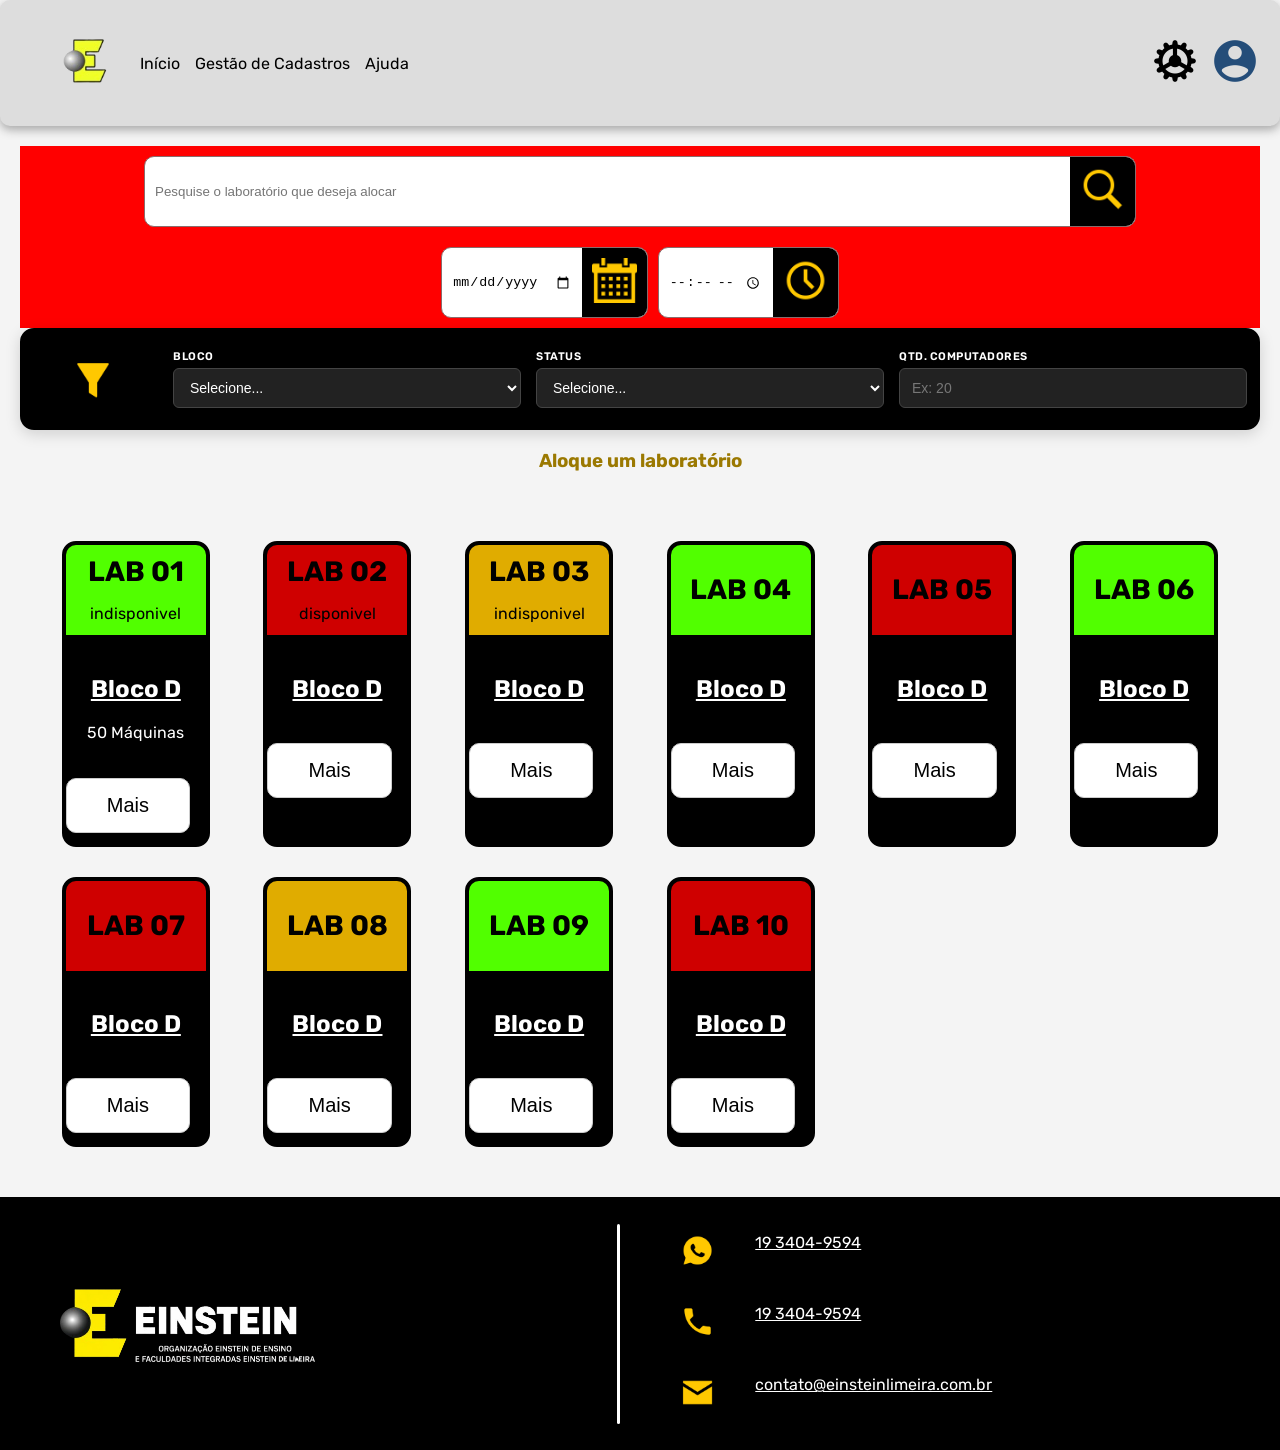
<file: frontEnd/html/tela principal/index.html>
<!DOCTYPE html>
<html lang="pt-BR">

<head>
  <meta charset="UTF-8">
  <meta name="viewport" content="width=device-width, initial-scale=1.0">
  <title>Portal de Alocação</title>
  <link rel="icon" type="image/png" href="../img/icon_E.png">
  <link rel="stylesheet" href="index_style.css"> <!-- CCS da pagina -->
  <link rel="preconnect" href="https://fonts.googleapis.com">
  <link rel="preconnect" href="https://fonts.gstatic.com" crossorigin>
  <link href="https://fonts.googleapis.com/css2?family=Rubik:ital,wght@0,300..900;1,300..900&display=swap"
    rel="stylesheet">
  <link rel="preconnect" href="https://fonts.googleapis.com">
  <link rel="preconnect" href="https://fonts.gstatic.com" crossorigin>
  <link
    href="https://fonts.googleapis.com/css2?family=Raleway:ital,wght@0,100..900;1,100..900&family=Rubik:ital,wght@0,300..900;1,300..900&display=swap"
    rel="stylesheet">
  <script src="../JS/Customheader.js" defer></script>
  <script src="../JS/Customfooter.js" defer></script>
</head>

<body>
  <custom-header></custom-header>
  <main>
    <form>
      <div>
        <div id="inputs-counteiner">
          <div id="search-box">
            <input type="text" placeholder="Pesquise o laboratório que deseja alocar">
            <div class="search-img"><img src="../img/search.png" alt="search"></div>
          </div>
          <div id="linha-search"></div>

          <div id="date-time">
            <div class="input-box">
              <input type="date">
              <div class="search-img"><img src="../img/calendar.png" alt="date"></div>
            </div>
            <div class="input-box">
              <input id="" type="time">
              <div class="search-img"><img src="../img/time.png" alt="time"></div>
            </div>
          </div>
        </div>
        <div class="container-filtros">
          <figure class="box-filtro-icone">
            <img class="icone-filtro" src="../img/filtro.png" alt="filtro">
          </figure>

          <div class="controles-filtros">
            <div class="grupo-campo">
              <label for="select-bloco">Bloco</label>
              <select id="select-bloco" name="bloco">
                <option value="" disabled selected hidden>Selecione...</option>
                <option value="A">Bloco A</option>
                <option value="B">Bloco B</option>
                <option value="C">Bloco C</option>
                <option value="D">Bloco D</option>
              </select>
            </div>

            <div class="grupo-campo">
              <label for="select-status">Status</label>
              <select id="select-status" name="status">
                <option value="" disabled selected hidden>Selecione...</option>
                <option value="disponivel">Disponível</option>
                <option value="indisponivel">Indisponível</option>
                <option value="pendente">Pendente</option>
              </select>
            </div>

            <div class="grupo-campo">
              <label for="input-computadores">Qtd. Computadores</label>
              <input type="number" id="input-computadores" name="computadores" min="0" placeholder="Ex: 20">
            </div>
          </div>
        </div>
      </div>
    </form>

    <h3>Aloque um laboratório</h3>
    <section>
      <div class="cards-grid">

        <!-- CARD 1 -->
        <div class="lab-card disponivel">
          <div class="topo-card">
            <h2>LAB 01</h2>
            <p>indisponivel</p>
          </div>

          <div class="info-card">
            <h1>Bloco D</h1>
            <p>50 Máquinas</p>
            <p></p>
          </div>

          <button class="trigger-btn-card">Mais</button>
        </div>

        <!-- CARD 2 -->
      <div class="lab-card indisponivel">
        <div class="topo-card">
          <h2>LAB 02</h2>
            <p>disponivel</p>
            </p>
        </div>

          <div class="info-card">
            <h1>Bloco D</h1>
          </div>

          <button class="trigger-btn-card">Mais</button>
        </div>

        <!-- CARD 3 -->
        <div class="lab-card pendente">
          <div class="topo-card">
            <h2>LAB 03</h2>
            <p>indisponivel</p>
          </div>

          <div class="info-card">
            <h1>Bloco D</h1>
          </div>

          <button class="trigger-btn-card">Mais</button>
        </div>

        <!-- CARD 4 -->
        <div class="lab-card disponivel">
          <div class="topo-card">
            <h2>LAB 04</h2>
          </div>

          <div class="info-card">
            <h1>Bloco D</h1>
          </div>

          <button class="trigger-btn-card">Mais</button>
        </div>

        <!-- CARD 5 -->
        <div class="lab-card indisponivel">
          <div class="topo-card">
            <h2>LAB 05</h2>
          </div>

          <div class="info-card">
            <h1>Bloco D</h1>
          </div>

          <button class="trigger-btn-card">Mais</button>
        </div>

        <!-- CARD 6 -->
        <div class="lab-card disponivel">
          <div class="topo-card">
            <h2>LAB 06</h2>
          </div>

          <div class="info-card">
            <h1>Bloco D</h1>
          </div>

          <button class="trigger-btn-card">Mais</button>
        </div>

        <!-- CARD 7 -->
        <div class="lab-card indisponivel">
          <div class="topo-card">
            <h2>LAB 07</h2>
          </div>

          <div class="info-card">
            <h1>Bloco D</h1>
          </div>

          <button class="trigger-btn-card">Mais</button>
        </div>

        <!-- CARD 8 -->
        <div class="lab-card pendente">
          <div class="topo-card">
            <h2>LAB 08</h2>
          </div>

          <div class="info-card">
            <h1>Bloco D</h1>
          </div>

          <button class="trigger-btn-card">Mais</button>
        </div>

        <!-- CARD 9 -->
        <div class="lab-card disponivel">
          <div class="topo-card">
            <h2>LAB 09</h2>
          </div>

          <div class="info-card">
            <h1>Bloco D</h1>
          </div>

          <button class="trigger-btn-card">Mais</button>
        </div>

        <!-- CARD 10 -->
        <div class="lab-card indisponivel">
          <div class="topo-card">
            <h2>LAB 10</h2>
          </div>

          <div class="info-card">
            <h1>Bloco D</h1>
          </div>

          <button class="trigger-btn-card">Mais</button>
        </div>

      </div>
    </section>
  </main>
  <custom-footer></custom-footer>
  <script>src = "../JS/Cards.js"</script>
</body>

</html>
</file>
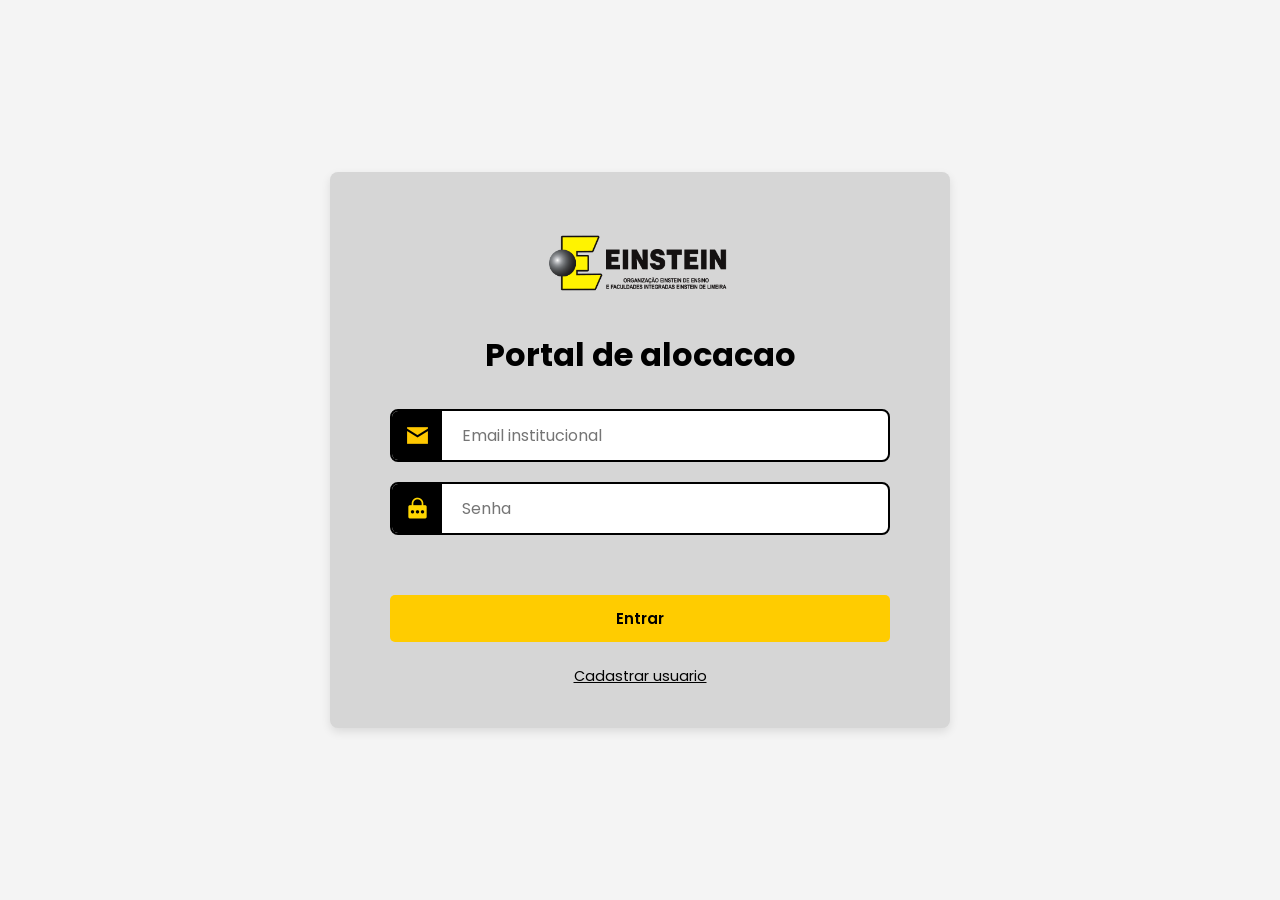
<file: html/html/tela principal/index.html>
<!DOCTYPE html>
<html lang="pt-BR">

<head>
  <meta charset="UTF-8">
  <meta name="viewport" content="width=device-width, initial-scale=1.0">
  <title>Portal de Alocacao</title>
  <link rel="icon" type="image/png" href="../img/icon_E.png">
  <link rel="stylesheet" href="index_style.css">
  <link rel="preconnect" href="https://fonts.googleapis.com">
  <link rel="preconnect" href="https://fonts.gstatic.com" crossorigin>
  <link href="https://fonts.googleapis.com/css2?family=Rubik:wght@300;400;600;700&display=swap" rel="stylesheet">
  <script src="../JS/api.js" defer></script>
  <script src="../JS/auth.js" defer></script>
  <script src="../JS/Customheader.js" defer></script>
  <script src="../JS/Customfooter.js" defer></script>
  <script src="index.js" defer></script>
</head>

<body>
  <custom-header></custom-header>
  <main>
    <form id="filtros-laboratorio">
      <div id="inputs-counteiner">
        <div id="search-box">
          <input id="input-busca" type="text" placeholder="Pesquise o laboratorio que deseja alocar">
          <div class="search-img"><img src="../img/search.png" alt="search"></div>
        </div>

        <div id="date-time">
          <div class="input-box">
            <input id="filtro-data" type="date">
            <div class="search-img"><img src="../img/calendar.png" alt="date"></div>
          </div>
          <div class="input-box">
            <input id="filtro-hora" type="time">
            <div class="search-img"><img src="../img/time.png" alt="time"></div>
          </div>
        </div>
      </div>

      <div class="container-filtros">
        <figure class="box-filtro-icone">
          <img class="icone-filtro" src="../img/filtro.png" alt="filtro">
        </figure>

        <div class="controles-filtros">
          <div class="grupo-campo">
            <label for="select-bloco">Bloco</label>
            <select id="select-bloco" name="bloco">
              <option value="">Todos</option>
            </select>
          </div>

          <div class="grupo-campo">
            <label for="input-computadores">Qtd. Computadores</label>
            <input type="number" id="input-computadores" name="computadores" min="0" placeholder="Ex: 20">
          </div>
        </div>
      </div>
    </form>

    <h3>Aloque um laboratorio</h3>
    <p id="feedback-principal" aria-live="polite"></p>

    <section>
      <div id="cards-laboratorios" class="cards-grid"></div>
    </section>
  </main>

  <div id="modal-alocacao" class="modal-overlay">
    <div class="modal-container">
      <div id="modal-titulo" class="modal-header">Laboratorio</div>

      <div id="modal-detalhes" class="modal-body"></div>

      <form id="form-alocacao" class="modal-form">
        <label>
          Disciplina
          <select id="modal-disciplina" required></select>
        </label>
        <label>
          Data
          <input id="modal-data" type="date" required>
        </label>
        <label>
          Inicio
          <input id="modal-hora-inicio" type="time" required>
        </label>
        <label>
          Fim
          <input id="modal-hora-fim" type="time" required>
        </label>
        <p id="feedback-alocacao" aria-live="polite"></p>
        <div class="modal-actions">
          <button type="button" id="btn-fechar-modal" class="modal-btn secondary">Cancelar</button>
          <button type="submit" class="modal-btn">Alocar</button>
        </div>
      </form>
    </div>
  </div>

  <custom-footer></custom-footer>
</body>

</html>
</file>
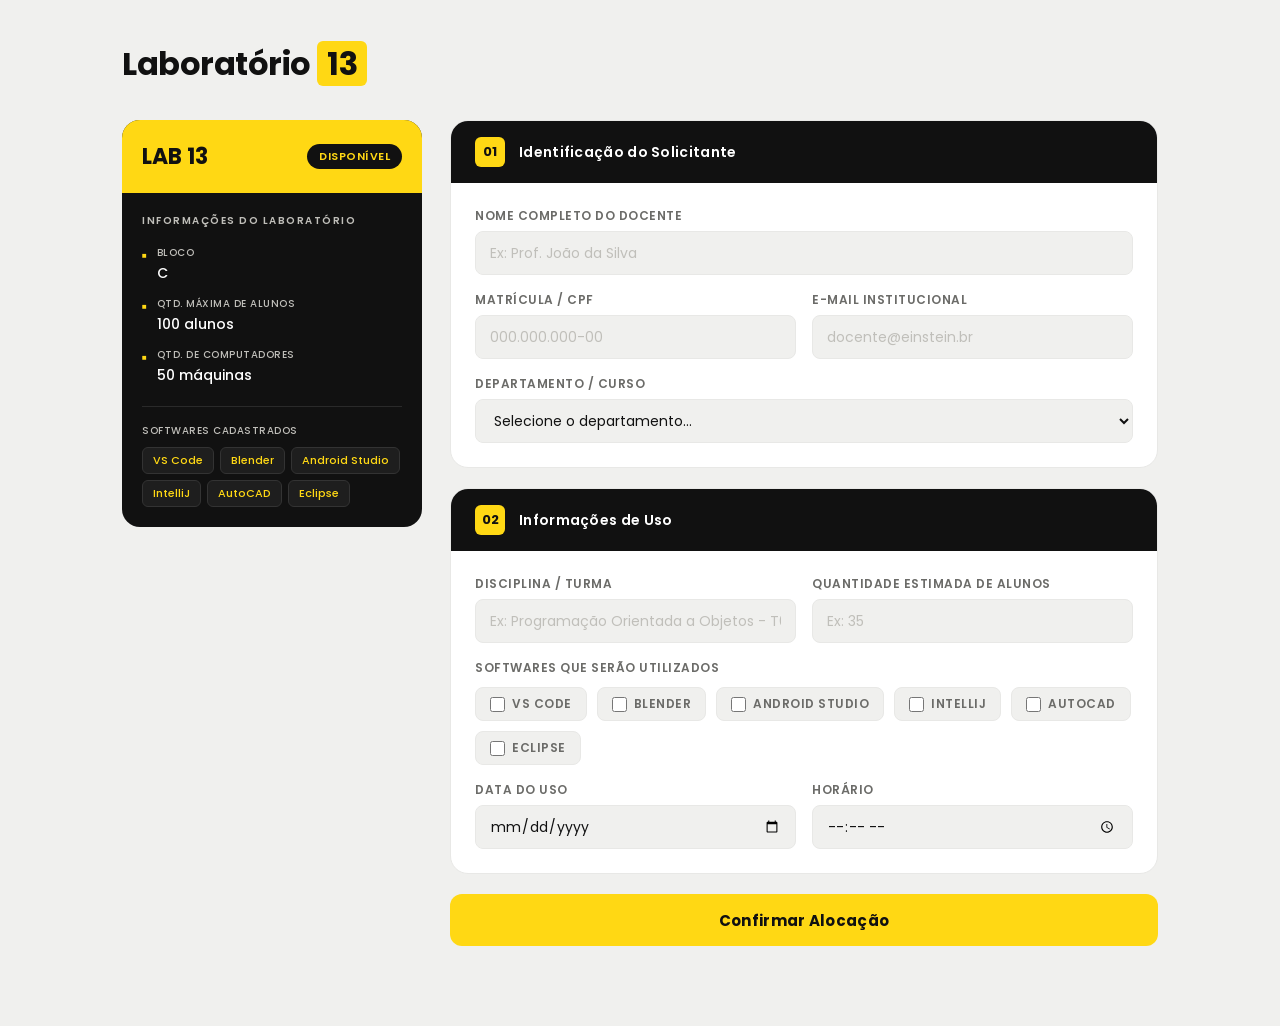
<file: frontEnd/html/Alocacao/alocacao.html>
<!DOCTYPE html>
<html lang="pt-BR">
<head>
    <meta charset="UTF-8">
    <meta name="viewport" content="width=device-width, initial-scale=1.0">
    <title>Portal de Alocação</title>
    <link rel="stylesheet" href="alocacao_style.css">
    <link href="https://fonts.googleapis.com/css2?family=Poppins:wght@300;400;500;600;700&display=swap" rel="stylesheet">
    <script></script>
</head>
<body>

  <div class="page-wrapper">

    
    <main class="main-content">

      <!-- TÍTULO DO LAB -->
      <div class="lab-titulo-section">
        <h2 class="lab-titulo">Laboratório <span id="lab-numero">13</span></h2>
      </div>

      <div class="grid-layout">

        <!-- CARD INFO DO LAB -->
        <aside class="info-lab-card">
          <div class="info-lab-header">
            <div class="lab-badge">LAB 13</div>
            <span class="status-badge disponivel">Disponível</span>
          </div>

          <div class="info-lab-body">
            <h3 class="info-section-title">Informações do Laboratório</h3>

            <ul class="info-list">
              <li>
                <span class="info-icon">&#9632;</span>
                <div>
                  <span class="info-label">Bloco</span>
                  <span class="info-value">C</span>
                </div>
              </li>
              <li>
                <span class="info-icon">&#9632;</span>
                <div>
                  <span class="info-label">Qtd. máxima de alunos</span>
                  <span class="info-value">100 alunos</span>
                </div>
              </li>
              <li>
                <span class="info-icon">&#9632;</span>
                <div>
                  <span class="info-label">Qtd. de computadores</span>
                  <span class="info-value">50 máquinas</span>
                </div>
              </li>
            </ul>

            <div class="softwares-section">
              <span class="info-label">Softwares cadastrados</span>
              <div class="softwares-tags">
                <span class="tag">VS Code</span>
                <span class="tag">Blender</span>
                <span class="tag">Android Studio</span>
                <span class="tag">IntelliJ</span>
                <span class="tag">AutoCAD</span>
                <span class="tag">Eclipse</span>
              </div>
            </div>
          </div>
        </aside>

        <!-- FORMULÁRIO -->
        <section class="form-section">
          <form class="alocacao-form" id="alocacao-form">

            <!-- BLOCO 1: IDENTIFICAÇÃO -->
            <div class="form-block">
              <div class="form-block-header">
                <div class="block-number">01</div>
                <h3 class="block-title">Identificação do Solicitante</h3>
              </div>

              <div class="form-grid">
                <div class="form-group full">
                  <label for="nome">Nome completo do docente</label>
                  <input type="text" id="nome" placeholder="Ex: Prof. João da Silva" required>
                </div>

                <div class="form-group">
                  <label for="matricula">Matrícula / CPF</label>
                  <input type="text" id="matricula" placeholder="000.000.000-00" required>
                </div>

                <div class="form-group">
                  <label for="email">E-mail institucional</label>
                  <input type="email" id="email" placeholder="docente@einstein.br" required>
                </div>

                <div class="form-group full">
                  <label for="departamento">Departamento / Curso</label>
                  <select id="departamento" required>
                    <option value="" disabled selected>Selecione o departamento...</option>
                    <option>Ciência da Computação</option>
                    <option>Engenharia de Software</option>
                    <option>Sistemas de Informação</option>
                    <option>Engenharia Civil</option>
                    <option>Administração</option>
                    <option>Outro</option>
                  </select>
                </div>
              </div>
            </div>

            <!-- BLOCO 2: INFORMAÇÕES DE USO -->
            <div class="form-block">
              <div class="form-block-header">
                <div class="block-number">02</div>
                <h3 class="block-title">Informações de Uso</h3>
              </div>

              <div class="form-grid">
                <div class="form-group">
                  <label for="disciplina">Disciplina / Turma</label>
                  <input type="text" id="disciplina" placeholder="Ex: Programação Orientada a Objetos - T01" required>
                </div>

                <div class="form-group">
                  <label for="qtd-alunos">Quantidade estimada de alunos</label>
                  <input type="number" id="qtd-alunos" placeholder="Ex: 35" min="1" max="100" required>
                </div>

                <div class="form-group full">
                  <label>Softwares que serão utilizados</label>
                  <div class="softwares-check">
                    <label class="check-item"><input type="checkbox" value="vscode"> VS Code</label>
                    <label class="check-item"><input type="checkbox" value="blender"> Blender</label>
                    <label class="check-item"><input type="checkbox" value="android"> Android Studio</label>
                    <label class="check-item"><input type="checkbox" value="intellij"> IntelliJ</label>
                    <label class="check-item"><input type="checkbox" value="autocad"> AutoCAD</label>
                    <label class="check-item"><input type="checkbox" value="eclipse"> Eclipse</label>
                  </div>
                </div>

                <div class="form-group">
                  <label for="data-uso">Data do uso</label>
                  <input type="date" id="data-uso" required>
                </div>

                <div class="form-group">
                  <label for="hora-uso">Horário</label>
                  <input type="time" id="hora-uso" required>
                </div>
              </div>
            </div>

            <!-- BOTÃO -->
            <button type="submit" class="btn-submit">
              Confirmar Alocação
            </button>

          </form>
        </section>

      </div>
    </main>

  </div>

  <script>
    const params = new URLSearchParams(window.location.search);
    const num = params.get('lab');
    if (num) {
      document.getElementById('lab-numero').textContent = num;
      document.querySelector('.lab-badge').textContent = 'LAB ' + num;
    }

    document.getElementById('alocacao-form').addEventListener('submit', function(e) {
      e.preventDefault();
      alert('Alocação solicitada com sucesso!');
    });
  </script>
</body>
</html>
</file>
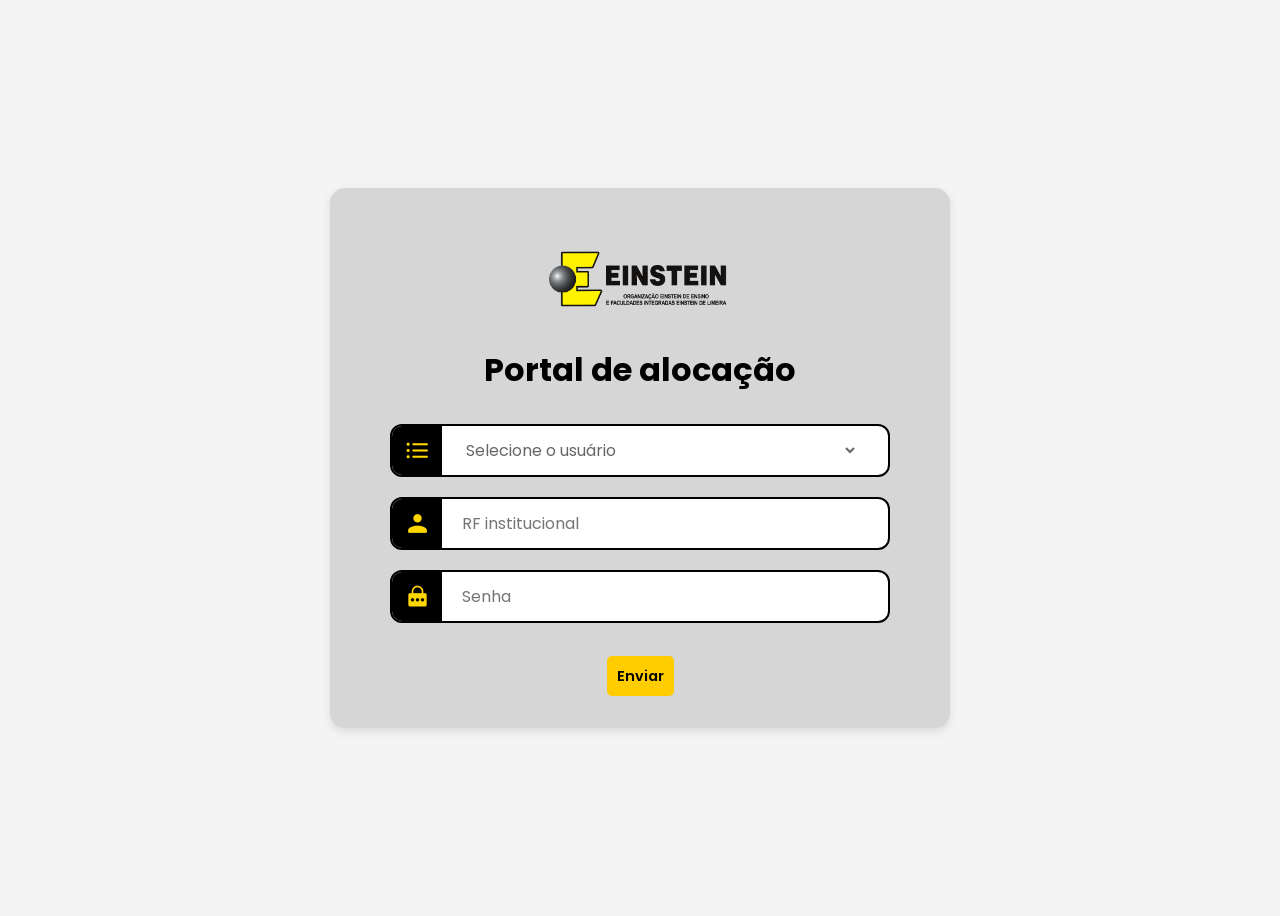
<file: frontEnd/html/cadastro/cadastro.html>
<!DOCTYPE html>
<html lang="pt-BR">
<head>
    <meta charset="UTF-8">
    <meta name="viewport" content="width=device-width, initial-scale=1.0">
    <title>Cadastro</title>
    <link rel="icon" type="image/png" href="../img/icon_E.png"> <!-- Icone da pagina -->
    <link rel="stylesheet" href="cadastro_style.css"> <!-- CCS da pagina -->
    <link rel="preconnect" href="https://fonts.googleapis.com">
    <link rel="preconnect" href="https://fonts.gstatic.com" crossorigin>
    <link href="https://fonts.googleapis.com/css2?family=Jost:wght@400;700&family=Poppins:wght@300;400;600&display=swap" rel="stylesheet">
    <link rel="stylesheet" href="https://cdnjs.cloudflare.com/ajax/libs/font-awesome/6.0.0/css/all.min.css"> <!--  Ln 9 a 12 - importa fonte Poppins-->
</head>
<body>
    <main class="painel">
        <figure class="logo-container">
            <img src="../img/Logotipo_E.png" alt="Logotipo Einstein Limeira" class="logo">
        </figure>
        
        <h1 id="titulo_portal">Portal de alocação</h1>

        <form id="infos">
            <div class="input-group">
                <div class="icon-box"><img class="icon-size" src="../img/list.png" alt="lista"></div>
                <select id="tipo_funcionario" name="usuario">
                    <option value="" disabled selected>Selecione o usuário</option>
                    <option value="cd">Coordenador</option>
                    <option value="dt">Diretor</option>
                    <option value="ti">Técnico TI</option>
                </select>
            </div>

            <div class="input-group">
                <div class="icon-box"><img class="icon-size" src="../img/user.png" alt="lista"></i></div>
                <input type="text" name="nome" id="cad_nome" placeholder="RF institucional">
            </div>

            <div class="input-group">
                <div class="icon-box"><img class="icon-size"src="../img/password.png" alt="lista"></div>
                <input type="password" name="senha" id="cad_senha" placeholder="Senha">
            </div>
        </form>

        <div class="links-footer">
            <a href="index.html" class="btn-enviar">Enviar</a>
        </div>
    </main>  
</body>
</html>
</file>
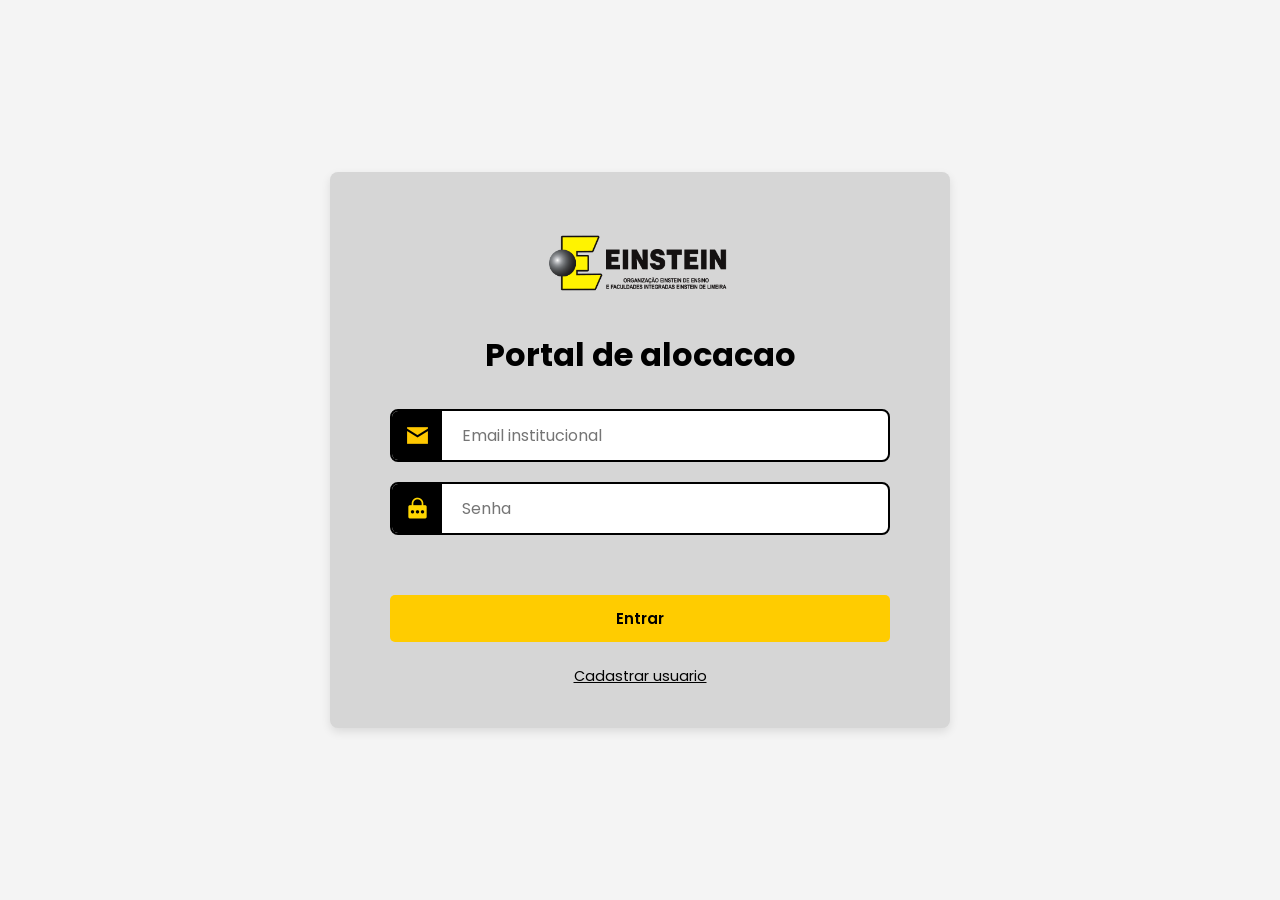
<file: html/html/Alocacao/alocacao.html>
<!DOCTYPE html>
<html lang="pt-br">
<head>
    <meta charset="UTF-8">
    <meta name="viewport" content="width=device-width, initial-scale=1.0">
    <title>Alocacoes</title>
    <link rel="icon" type="image/png" href="../img/icon_E.png">
    <link rel="stylesheet" href="alocacao_style.css">
    <script src="../JS/api.js" defer></script>
    <script src="../JS/auth.js" defer></script>
    <script src="../JS/Customheader.js" defer></script>
    <script src="../JS/Customfooter.js" defer></script>
    <script src="alocacao.js" defer></script>
</head>
<body>
    <custom-header></custom-header>
    <main>
        <h1>Alocacoes</h1>
        <p id="alocacao-feedback" aria-live="polite"></p>

        <section class="table-counteiner">
            <table>
                <thead>
                    <tr>
                        <th>Data</th>
                        <th>Horario</th>
                        <th>Laboratorio</th>
                        <th>Disciplina</th>
                        <th>Responsavel</th>
                        <th>Status</th>
                    </tr>
                </thead>
                <tbody id="tabela-alocacoes"></tbody>
            </table>
        </section>
    </main>
    <custom-footer></custom-footer>
</body>
</html>
</file>
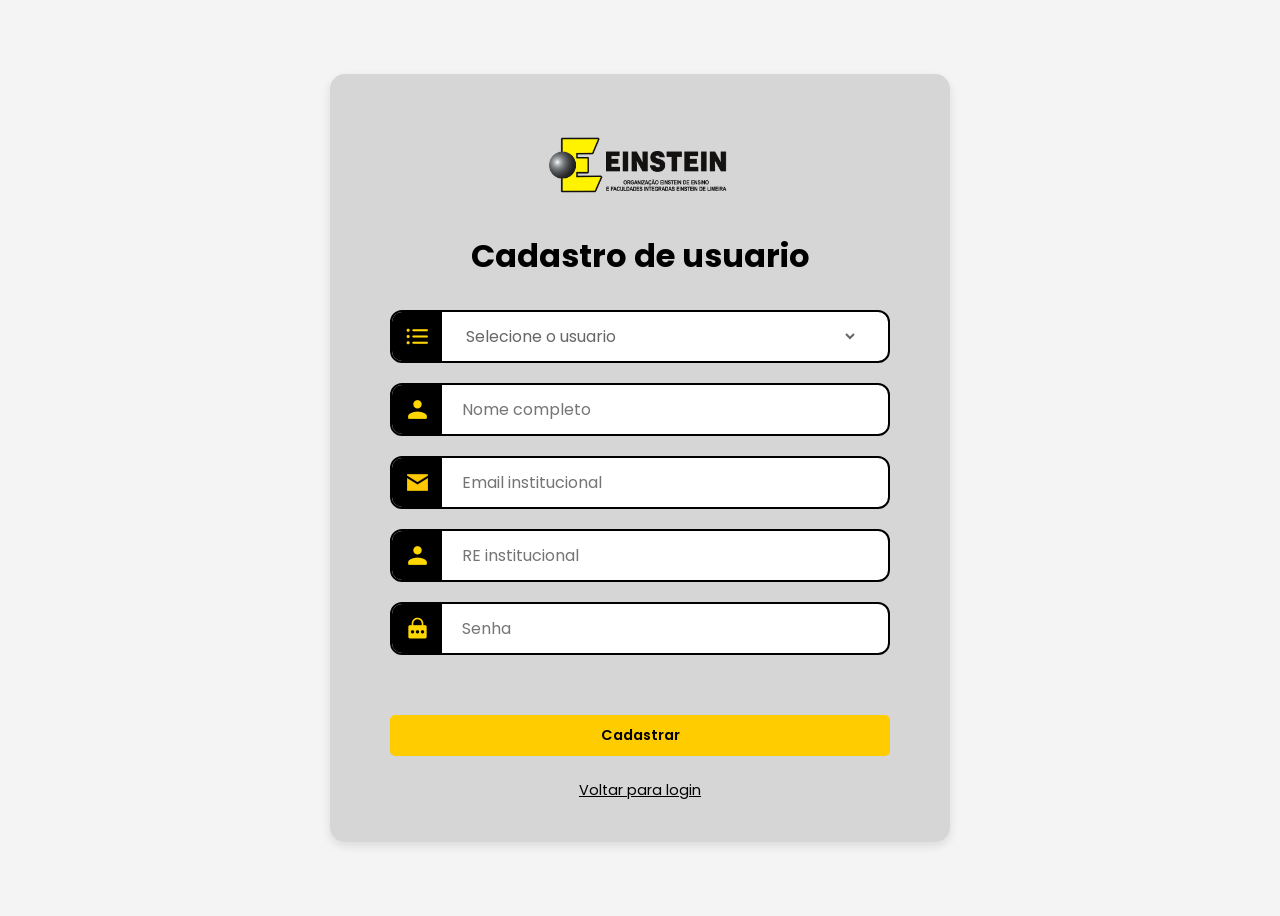
<file: html/html/cadastro/cadastro.html>
<!DOCTYPE html>
<html lang="pt-BR">
<head>
    <meta charset="UTF-8">
    <meta name="viewport" content="width=device-width, initial-scale=1.0">
    <title>Cadastro</title>
    <link rel="icon" type="image/png" href="../img/icon_E.png">
    <link rel="stylesheet" href="cadastro_style.css">
    <link rel="preconnect" href="https://fonts.googleapis.com">
    <link rel="preconnect" href="https://fonts.gstatic.com" crossorigin>
    <link href="https://fonts.googleapis.com/css2?family=Jost:wght@400;700&family=Poppins:wght@300;400;600&display=swap" rel="stylesheet">
    <script src="../JS/api.js" defer></script>
    <script src="cadastro.js" defer></script>
</head>
<body>
    <main class="painel">
        <figure class="logo-container">
            <img src="../img/Logotipo_E.png" alt="Logotipo Einstein Limeira" class="logo">
        </figure>
        
        <h1 id="titulo_portal">Cadastro de usuario</h1>

        <form id="infos">
            <div class="input-group">
                <div class="icon-box"><img class="icon-size" src="../img/list.png" alt=""></div>
                <select id="tipo_funcionario" name="tipo" required>
                    <option value="" disabled selected>Selecione o usuario</option>
                    <option value="2">Coordenador</option>
                    <option value="1">Diretor Academico</option>
                    <option value="3">Responsavel TI</option>
                </select>
            </div>

            <div class="input-group">
                <div class="icon-box"><img class="icon-size" src="../img/user.png" alt=""></div>
                <input type="text" name="nome" id="cad_nome" placeholder="Nome completo" required>
            </div>

            <div class="input-group">
                <div class="icon-box"><img class="icon-size" src="../img/email.png" alt=""></div>
                <input type="email" name="email" id="cad_email" placeholder="Email institucional" required>
            </div>

            <div class="input-group">
                <div class="icon-box"><img class="icon-size" src="../img/user.png" alt=""></div>
                <input type="text" name="re" id="cad_re" placeholder="RE institucional" required>
            </div>

            <div class="input-group">
                <div class="icon-box"><img class="icon-size" src="../img/password.png" alt=""></div>
                <input type="password" name="senha" id="cad_senha" placeholder="Senha" required>
            </div>

            <p id="cadastro-feedback" aria-live="polite"></p>

            <button class="btn-enviar" type="submit">Cadastrar</button>
        </form>

        <a class="link-login" href="../login/login.html">Voltar para login</a>
    </main>  
</body>
</html>
</file>
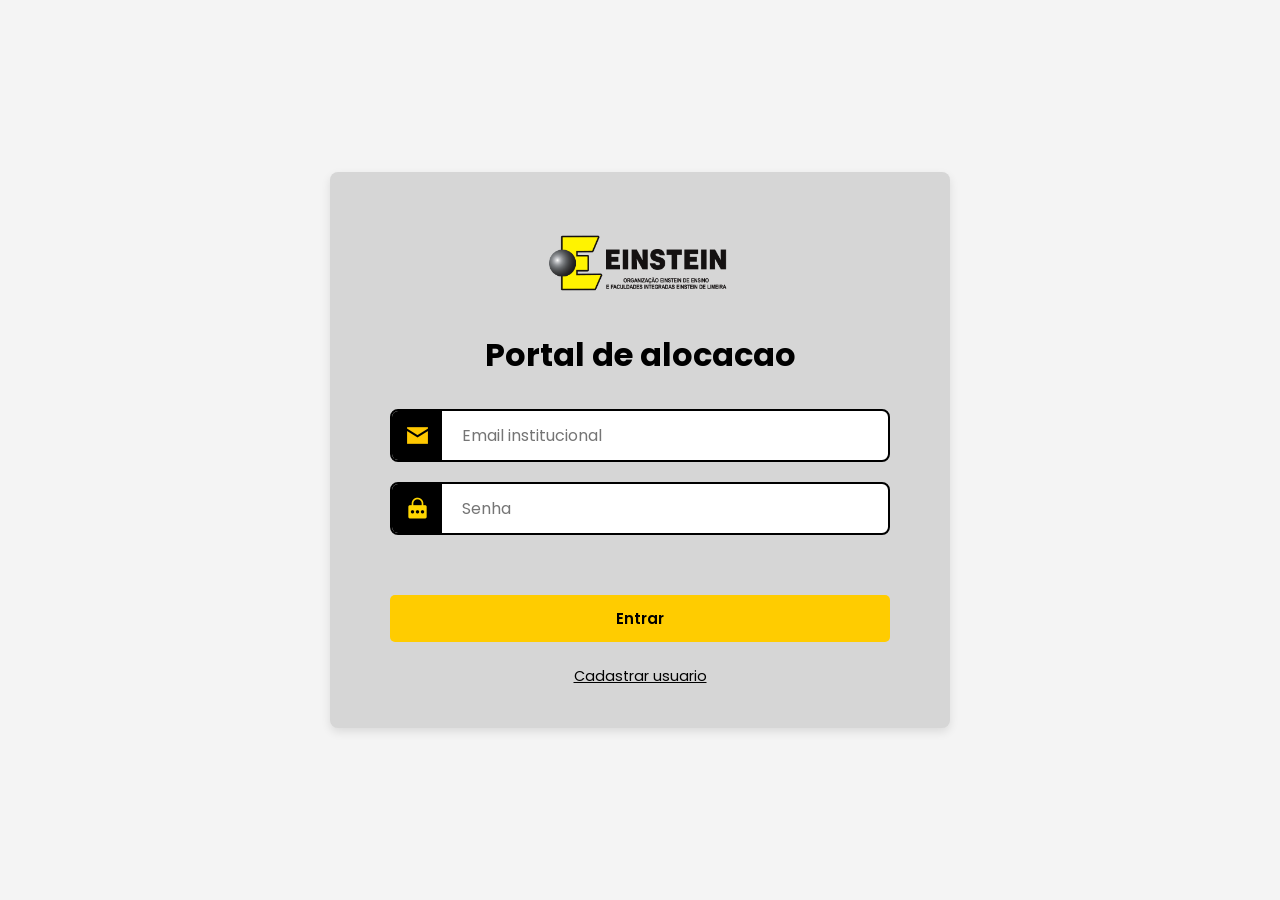
<file: html/html/gestao cadastros/gestao-cadastro.html>
<!DOCTYPE html>
<html lang="pt-br">

<head>
    <meta charset="UTF-8">
    <meta name="viewport" content="width=device-width, initial-scale=1.0">
    <title>Gestao de Cadastros</title>
    <link rel="icon" type="image/png" href="../img/icon_E.png">
    <link rel="stylesheet" href="gestao-cadastros_style.css">
    <script src="../JS/api.js" defer></script>
    <script src="../JS/auth.js" defer></script>
    <script src="../JS/Customheader.js" defer></script>
    <script src="../JS/Customfooter.js" defer></script>
    <script src="gestao-cadastro.js" defer></script>
</head>

<body>
    <custom-header></custom-header>
    <main>
        <h1>Gestao de cadastros</h1>
        <p id="gestao-feedback" aria-live="polite"></p>

        <section class="cadastro-grid">
            <form id="form-laboratorio" class="cadastro-form">
                <h2>Novo laboratorio</h2>
                <input id="lab-numero" type="number" min="1" placeholder="Numero" required>
                <input id="lab-bloco" type="text" maxlength="20" placeholder="Bloco" required>
                <input id="lab-computadores" type="number" min="1" max="200" placeholder="Computadores" required>
                <button type="submit">Cadastrar</button>
            </form>

            <form id="form-disciplina" class="cadastro-form">
                <h2>Nova disciplina</h2>
                <input id="disciplina-nome" type="text" maxlength="50" placeholder="Nome" required>
                <input id="disciplina-alunos" type="number" min="1" max="100" placeholder="Quantidade de alunos" required>
                <button type="submit">Cadastrar</button>
            </form>

            <form id="form-software" class="cadastro-form">
                <h2>Novo software</h2>
                <input id="software-nome" type="text" maxlength="50" placeholder="Nome" required>
                <input id="software-versao" type="text" maxlength="30" placeholder="Versao" required>
                <button type="submit">Cadastrar</button>
            </form>
        </section>

        <div class="cadastro-counteiner">
            <div class="table-counteiner">
                <h2>Laboratorios de informatica</h2>
                <table>
                    <thead>
                        <tr>
                            <th>Numero</th>
                            <th>Bloco</th>
                            <th>Computadores</th>
                            <th>Capacidade</th>
                            <th>Acoes</th>
                        </tr>
                    </thead>
                    <tbody id="tabela-laboratorios"></tbody>
                </table>
            </div>

            <div class="table-counteiner">
                <h2>Usuarios</h2>
                <table>
                    <thead>
                        <tr>
                            <th>Nome</th>
                            <th>Email</th>
                            <th>RE</th>
                            <th>Tipo</th>
                            <th>Acoes</th>
                        </tr>
                    </thead>
                    <tbody id="tabela-usuarios"></tbody>
                </table>
            </div>

            <div class="table-counteiner">
                <h2>Disciplinas</h2>
                <table>
                    <thead>
                        <tr>
                            <th>Nome</th>
                            <th>Alunos</th>
                            <th>Acoes</th>
                        </tr>
                    </thead>
                    <tbody id="tabela-disciplinas"></tbody>
                </table>
            </div>

            <div class="table-counteiner">
                <h2>Softwares</h2>
                <table>
                    <thead>
                        <tr>
                            <th>Nome</th>
                            <th>Versao</th>
                            <th>Acoes</th>
                        </tr>
                    </thead>
                    <tbody id="tabela-softwares"></tbody>
                </table>
            </div>
        </div>
    </main>
    <custom-footer></custom-footer>
</body>

</html>
</file>
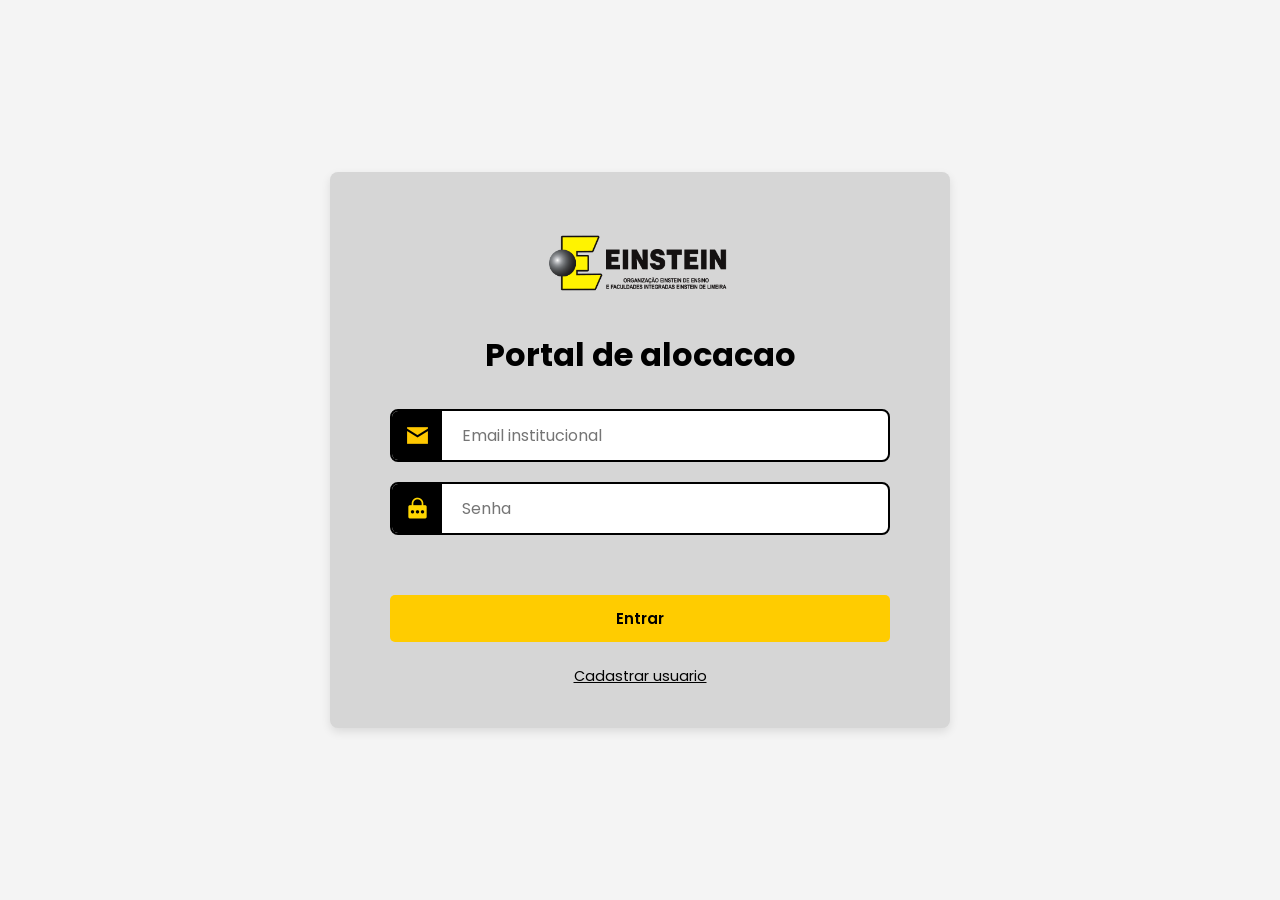
<file: html/html/login/login.html>
<!DOCTYPE html>
<html lang="pt-BR">
<head>
    <meta charset="UTF-8">
    <meta name="viewport" content="width=device-width, initial-scale=1.0">
    <title>Login</title>
    <link rel="icon" type="image/png" href="../img/icon_E.png">
    <link rel="stylesheet" href="login_style.css">
    <link rel="preconnect" href="https://fonts.googleapis.com">
    <link rel="preconnect" href="https://fonts.gstatic.com" crossorigin>
    <link href="https://fonts.googleapis.com/css2?family=Poppins:wght@300;400;600;700&display=swap" rel="stylesheet">
    <script src="../JS/api.js" defer></script>
    <script src="../JS/auth.js" defer></script>
    <script src="login.js" defer></script>
</head>
<body>
    <main class="painel">
        <figure class="logo-container">
            <img src="../img/Logotipo_E.png" alt="Logotipo Einstein Limeira" class="logo">
        </figure>

        <h1>Portal de alocacao</h1>

        <form id="form-login">
            <div class="input-group">
                <div class="icon-box"><img class="icon-size" src="../img/email.png" alt=""></div>
                <input type="email" id="login-email" placeholder="Email institucional" required>
            </div>

            <div class="input-group">
                <div class="icon-box"><img class="icon-size" src="../img/password.png" alt=""></div>
                <input type="password" id="login-senha" placeholder="Senha" required>
            </div>

            <p id="login-feedback" aria-live="polite"></p>

            <button class="btn-enviar" type="submit">Entrar</button>
        </form>

        <a class="link-cadastro" href="../cadastro/cadastro.html">Cadastrar usuario</a>
    </main>
</body>
</html>
</file>
<file: frontEnd/html/tela principal/index_style.css>
body {
    background-color: #f4f4f4;
    font-family: "Rubik", sans-serif;
    margin: 0;
}

form {
    display: flex;
    margin: 20px;
    flex-direction: column;
}

#inputs-counteiner {
    display: flex;
    flex-direction: column;
    background-color: #ff0000;
    padding-left: 10%;
    padding-right: 10%;
}

#search-box {
    border: 1px solid #8a6c6c;
    border-radius: 10px;
    display: flex;
    overflow: hidden;
    align-items: center;
    background-color: #ffffff;
    margin: 10px 0;
}

#search-box input {
    border: none;
    outline: none;
    padding: 10px;
    width: 100%;
}

.input-box {
    border: 1px solid #8a6c6c;
    border-radius: 10px;
    display: flex;
    align-items: center;
    overflow: hidden;
    background-color: #ffffff;
    margin: 10px 0;
}

.input-box input {
    border: none;
    outline: none;
    padding: 10px;
    width: 100%;
}

.search-img{
    background-color: #000;
}

.search-img img{
    height: 45px;
    margin: 10px;
}

#date-time {
    display: flex;
    justify-content: center;
    align-items: center;
    gap: 10px;
    flex-wrap: nowrap;
}

#date-time .input-box {
    min-width: 140px;
}

/*Cards de Laboratório*/

.card{
    width: 10px;
}

.cards-grid{
  display: grid;
  grid-template-columns: repeat(auto-fit, minmax(150px, 1fr));
  gap: 30px;
  justify-items: center;
}

.lab-card{
  width: 140px;
  border-radius: 14px;
  overflow: hidden;
  border: 4px solid #000;
  background-color: #000;
  cursor: default;
}

.topo-card{
  height: 70px;
  display: flex;
  align-items: center;
  justify-content: center;
  flex-wrap: wrap;
  padding: 10px;;
}

.topo-card h2{
  font-size: 28px;
  font-weight: bold;
  color: #000;
  margin: 0px;
  padding: 0px;
}

/* STATUS */
.disponivel .topo-card {
  background-color: #51ff00;
}

.indisponivel .topo-card{
  background-color: #cf0000;
}

.pendente .topo-card{
  background-color: #e0ac00;
}

.info-card{
  background-color: #000;
  color: #fff;
  text-align: center;
  padding: 20px 10px;
}

.info-card h1{
  font-size: 24px;
  font-weight: bold;
  text-decoration-line: underline;
}

.trigger-btn-card {
    display: flex;
    justify-content: center;
    justify-self: center;
    padding: 15px 40px;
    cursor: pointer;
    font-size: 20px;
    background-color: #ffffff;
    border: 1px solid #cccccc;
    border-radius: 10px;
    margin-bottom: 10px;
}

.trigger-btn-card:hover{
    background-color: #423c34;
    color: #fff;
}

/*------------------------------------------------*/

.container-filtros {
    display: flex;
    align-items: center;
    justify-self: center;
    background-color: #000000;
    border: 3px solid #000000;
    border-radius: 14px;
    padding: 12px 10px;
    gap: 20px;
    box-shadow: 0 4px 15px rgba(0, 0, 0, 0.15);
}

/* Box contendo apenas o ícone do Filtro */
.box-filtro-icone {
    display: flex;
    align-items: center;
    justify-content: center;
}

.icone-filtro{
    width: 40px;
    height: 40px;
}

/* Alinhamento horizontal estrito de todos os controles */
.controles-filtros {
    display: flex;
    flex-direction: row;
    align-items: flex-end; /* Alinha a base dos inputs e do botão */
    gap: 15px;
    flex-grow: 1;
}

/* Estilização individual de cada campo (Label + Input/Select) */
.grupo-campo {
    display: flex;
    flex-direction: column;
    gap: 5px;
    flex: 1;
}

.grupo-campo label {
    color: #ffffff;
    font-size: 11px;
    font-weight: 600;
    text-transform: uppercase;
    letter-spacing: 0.5px;
}

/* Customização dos Selects e Inputs */
.grupo-campo select, 
.grupo-campo input {
    width: 100%;
    padding: 10px 12px;
    background-color: #222222;
    border: 1px solid #444444;
    border-radius: 6px;
    color: #ffffff;
    font-size: 14px;
    outline: none;
    box-sizing: border-box;
    height: 40px;
    transition: background-color 0.2s ease;
}

/* Remoção total do efeito de brilho e mudança de cor ao focar/clicar */
.grupo-campo select:focus, 
.grupo-campo input:focus {
    border-color: #444444; /* Mantém a mesma cor original */
    box-shadow: none;       /* Remove completamente o brilho */
}

/* Placeholder */
.grupo-campo input::placeholder {
    color: #777777;
}


/* Responsividade: vira coluna apenas em telas pequenas/celulares */
@media (max-width: 900px) {
    .container-filtros {
        flex-direction: column;
        align-items: stretch;
    }
    
    .box-filtro-icone {
        align-self: center;
    }
    
    .controles-filtros {
        flex-direction: column;
        align-items: stretch;
    }

    .btn-buscar {
        width: 100%;
    }
}

section{
    padding: 50px;
}

h3{
    color: #9b7901;
    display: flex;
    justify-content: center;
}

.modal-overlay {
    position: fixed;
    top: 0;
    left: 0;
    width: 100%;
    height: 100%;
    background-color: rgba(0, 0, 0, 0.5);
    display: none;
    justify-content: center;
    align-items: center;
    z-index: 1000;
}

.modal-overlay.active {
    display: flex;
}

.modal-container {
    background-color: #dedede;
    width: 380px;
    padding: 24px;
    border-radius: 12px;
    box-shadow: 0 4px 15px rgba(0, 0, 0, 0.3);
    display: flex;
    flex-direction: column;
    align-items: center;
    text-align: center;
}

.modal-header {
    background-color: #000000;
    color: #ffd814;
    font-weight: bold;
    padding: 10px 24px;
    border-radius: 20px;
    font-size: 14px;
    margin-bottom: 16px;
}

.modal-body {
    color: #333333;
    font-size: 13px;
    line-height: 1.6;
    margin-bottom: 20px;
}

.modal-body p {
    margin: 4px 0;
}

.modal-form {
    display: flex;
    gap: 12px;
    margin-bottom: 24px;
}

.input-group {
    display: flex;
    align-items: center;
    border: 1px solid #000000;
    border-radius: 6px;
    overflow: hidden;
    background-color: #ffffff;
}

.input-group input {
    width: 70px;
    height: 32px;
    border: none;
    text-align: center;
    font-size: 14px;
    outline: none;
}

.icon-box {
    width: 32px;
    height: 32px;
    background-color: #000000;
    position: relative;
}

.modal-btn {
    background-color: #a6a6a6;
    color: #333333;
    border: none;
    padding: 10px 40px;
    font-size: 14px;
    border-radius: 4px;
    cursor: pointer;
    border: 1px solid #8a8a8a;
    transition: background-color 0.2s;
}

.modal-btn:hover {
    background-color: #919191;
}
</file>
<file: html/html/tela principal/index_style.css>
body {
    background-color: #f4f4f4;
    font-family: "Rubik", sans-serif;
    margin: 0;
}

form {
    display: flex;
    margin: 20px;
    flex-direction: column;
}

#inputs-counteiner {
    display: flex;
    flex-direction: column;
    background-color: #e0e0e0;
    padding-left: 10%;
    padding-right: 10%;
    border-radius: 8px;
}

#search-box {
    border: 1px solid #8a6c6c;
    border-radius: 10px;
    display: flex;
    overflow: hidden;
    align-items: center;
    background-color: #ffffff;
    margin: 10px 0;
}

#search-box input {
    border: none;
    outline: none;
    padding: 10px;
    width: 100%;
}

.input-box {
    border: 1px solid #8a6c6c;
    border-radius: 10px;
    display: flex;
    align-items: center;
    overflow: hidden;
    background-color: #ffffff;
    margin: 10px 0;
}

.input-box input {
    border: none;
    outline: none;
    padding: 10px;
    width: 100%;
}

.search-img{
    background-color: #000;
}

.search-img img{
    height: 45px;
    margin: 10px;
}

#date-time {
    display: flex;
    justify-content: center;
    align-items: center;
    gap: 10px;
    flex-wrap: nowrap;
}

#date-time .input-box {
    min-width: 140px;
}

/*Cards de Laboratório*/

.card{
    width: 10px;
}

.cards-grid{
  display: grid;
  grid-template-columns: repeat(auto-fit, minmax(150px, 1fr));
  gap: 30px;
  justify-items: center;
}

.lab-card{
  width: 140px;
  border-radius: 14px;
  overflow: hidden;
  border: 4px solid #000;
  background-color: #000;
  cursor: default;
}

.topo-card{
  height: 70px;
  display: flex;
  align-items: center;
  justify-content: center;
  flex-wrap: wrap;
  padding: 10px;;
}

.topo-card h2{
  font-size: 28px;
  font-weight: bold;
  color: #000;
  margin: 0px;
  padding: 0px;
}

/* STATUS */
.disponivel .topo-card {
  background-color: #51ff00;
}

.indisponivel .topo-card{
  background-color: #cf0000;
}

.pendente .topo-card{
  background-color: #e0ac00;
}

.info-card{
  background-color: #000;
  color: #fff;
  text-align: center;
  padding: 20px 10px;
}

.info-card h1{
  font-size: 24px;
  font-weight: bold;
  text-decoration-line: underline;
}

.trigger-btn-card {
    display: flex;
    justify-content: center;
    justify-self: center;
    padding: 15px 40px;
    cursor: pointer;
    font-size: 20px;
    background-color: #ffffff;
    border: 1px solid #cccccc;
    border-radius: 10px;
    margin-bottom: 10px;
}

.trigger-btn-card:hover{
    background-color: #423c34;
    color: #fff;
}

/*------------------------------------------------*/

.container-filtros {
    display: flex;
    align-items: center;
    justify-self: center;
    background-color: #000000;
    border: 3px solid #000000;
    border-radius: 14px;
    padding: 12px 10px;
    gap: 20px;
    box-shadow: 0 4px 15px rgba(0, 0, 0, 0.15);
}

/* Box contendo apenas o ícone do Filtro */
.box-filtro-icone {
    display: flex;
    align-items: center;
    justify-content: center;
}

.icone-filtro{
    width: 40px;
    height: 40px;
}

/* Alinhamento horizontal estrito de todos os controles */
.controles-filtros {
    display: flex;
    flex-direction: row;
    align-items: flex-end; /* Alinha a base dos inputs e do botão */
    gap: 15px;
    flex-grow: 1;
}

/* Estilização individual de cada campo (Label + Input/Select) */
.grupo-campo {
    display: flex;
    flex-direction: column;
    gap: 5px;
    flex: 1;
}

.grupo-campo label {
    color: #ffffff;
    font-size: 11px;
    font-weight: 600;
    text-transform: uppercase;
    letter-spacing: 0.5px;
}

/* Customização dos Selects e Inputs */
.grupo-campo select, 
.grupo-campo input {
    width: 100%;
    padding: 10px 12px;
    background-color: #222222;
    border: 1px solid #444444;
    border-radius: 6px;
    color: #ffffff;
    font-size: 14px;
    outline: none;
    box-sizing: border-box;
    height: 40px;
    transition: background-color 0.2s ease;
}

/* Remoção total do efeito de brilho e mudança de cor ao focar/clicar */
.grupo-campo select:focus, 
.grupo-campo input:focus {
    border-color: #444444; /* Mantém a mesma cor original */
    box-shadow: none;       /* Remove completamente o brilho */
}

/* Placeholder */
.grupo-campo input::placeholder {
    color: #777777;
}


/* Responsividade: vira coluna apenas em telas pequenas/celulares */
@media (max-width: 900px) {
    .container-filtros {
        flex-direction: column;
        align-items: stretch;
    }
    
    .box-filtro-icone {
        align-self: center;
    }
    
    .controles-filtros {
        flex-direction: column;
        align-items: stretch;
    }

    .btn-buscar {
        width: 100%;
    }
}

section{
    padding: 50px;
}

h3{
    color: #9b7901;
    display: flex;
    justify-content: center;
}

.modal-overlay {
    position: fixed;
    top: 0;
    left: 0;
    width: 100%;
    height: 100%;
    background-color: rgba(0, 0, 0, 0.5);
    display: none;
    justify-content: center;
    align-items: center;
    z-index: 1000;
}

.modal-overlay.active {
    display: flex;
}

.modal-container {
    background-color: #dedede;
    width: 380px;
    padding: 24px;
    border-radius: 12px;
    box-shadow: 0 4px 15px rgba(0, 0, 0, 0.3);
    display: flex;
    flex-direction: column;
    align-items: center;
    text-align: center;
}

.modal-header {
    background-color: #000000;
    color: #ffd814;
    font-weight: bold;
    padding: 10px 24px;
    border-radius: 20px;
    font-size: 14px;
    margin-bottom: 16px;
}

.modal-body {
    color: #333333;
    font-size: 13px;
    line-height: 1.6;
    margin-bottom: 20px;
}

.modal-body p {
    margin: 4px 0;
}

.modal-form {
    display: flex;
    flex-direction: column;
    gap: 12px;
    margin-bottom: 24px;
    width: 100%;
}

.modal-form label {
    display: flex;
    flex-direction: column;
    gap: 4px;
    color: #222;
    font-size: 13px;
    text-align: left;
}

.modal-form input,
.modal-form select {
    height: 36px;
    border: 1px solid #000;
    border-radius: 6px;
    padding: 0 10px;
    font-size: 14px;
}

.input-group {
    display: flex;
    align-items: center;
    border: 1px solid #000000;
    border-radius: 6px;
    overflow: hidden;
    background-color: #ffffff;
}

.input-group input {
    width: 70px;
    height: 32px;
    border: none;
    text-align: center;
    font-size: 14px;
    outline: none;
}

.icon-box {
    width: 32px;
    height: 32px;
    background-color: #000000;
    position: relative;
}

.modal-btn {
    background-color: #a6a6a6;
    color: #333333;
    border: none;
    padding: 10px 40px;
    font-size: 14px;
    border-radius: 4px;
    cursor: pointer;
    border: 1px solid #8a8a8a;
    transition: background-color 0.2s;
}

.modal-actions {
    display: flex;
    gap: 12px;
    justify-content: center;
}

.modal-btn.secondary {
    background-color: #ffffff;
}

#feedback-principal,
#feedback-alocacao {
    min-height: 20px;
    text-align: center;
    color: #7a1a1a;
}

.modal-btn:hover {
    background-color: #919191;
}
</file>
<file: frontEnd/html/Alocacao/alocacao_style.css>
*, *::before, *::after {
  box-sizing: border-box;
  margin: 0;
  padding: 0;
}

:root {
  --black: #111111;
  --yellow: #FFD814;
  --yellow-dark: #e6c000;
  --white: #ffffff;
  --gray-bg: #f0f0ee;
  --gray-light: #e8e8e6;
  --gray-mid: #c0bfba;
  --gray-text: #6b6b68;
  --radius-sm: 8px;
  --radius-md: 12px;
  --radius-lg: 18px;
}

body {
  font-family: 'Poppins', sans-serif;
  background-color: var(--gray-bg);
  color: var(--black);
  min-height: 100vh;
}

/* HEADER */
.header {
  background-color: var(--black);
  padding: 16px 0;
  position: sticky;
  top: 0;
  z-index: 100;
}

.header-inner {
  max-width: 1100px;
  margin: 0 auto;
  padding: 0 32px;
}

.logo-area {
  display: flex;
  align-items: center;
  gap: 12px;
}

.logo-icon {
  width: 40px;
  height: 40px;
  background-color: var(--yellow);
  color: var(--black);
  font-size: 22px;
  font-weight: 700;
  border-radius: 6px;
  display: flex;
  align-items: center;
  justify-content: center;
}

.logo-title {
  display: block;
  color: var(--white);
  font-size: 18px;
  font-weight: 700;
  letter-spacing: 2px;
  line-height: 1.1;
}

.logo-sub {
  display: block;
  color: var(--gray-mid);
  font-size: 11px;
  font-weight: 400;
  letter-spacing: 0.5px;
}

/* MAIN */
.main-content {
  max-width: 1100px;
  margin: 0 auto;
  padding: 40px 32px 80px;
}

/* TÍTULO */
.lab-titulo-section {
  margin-bottom: 32px;
}

.lab-titulo {
  font-size: 32px;
  font-weight: 700;
  color: var(--black);
  letter-spacing: -0.5px;
}

.lab-titulo span {
  color: var(--black);
  background-color: var(--yellow);
  padding: 0 10px;
  border-radius: 6px;
}

/* GRID */
.grid-layout {
  display: grid;
  grid-template-columns: 300px 1fr;
  gap: 28px;
  align-items: start;
}

@media (max-width: 800px) {
  .grid-layout {
    grid-template-columns: 1fr;
  }
}

/* CARD INFO LAB */
.info-lab-card {
  background-color: var(--black);
  border-radius: var(--radius-lg);
  overflow: hidden;
  position: sticky;
  top: 90px;
}

.info-lab-header {
  background-color: var(--yellow);
  padding: 20px;
  display: flex;
  align-items: center;
  justify-content: space-between;
}

.lab-badge {
  font-size: 22px;
  font-weight: 700;
  color: var(--black);
}

.status-badge {
  font-size: 11px;
  font-weight: 600;
  padding: 4px 12px;
  border-radius: 99px;
  letter-spacing: 0.5px;
  text-transform: uppercase;
}

.status-badge.disponivel {
  background-color: var(--black);
  color: var(--yellow);
}

.info-lab-body {
  padding: 20px;
}

.info-section-title {
  color: var(--gray-mid);
  font-size: 10px;
  font-weight: 600;
  text-transform: uppercase;
  letter-spacing: 1.5px;
  margin-bottom: 16px;
}

.info-list {
  list-style: none;
  display: flex;
  flex-direction: column;
  gap: 12px;
  margin-bottom: 20px;
}

.info-list li {
  display: flex;
  align-items: flex-start;
  gap: 10px;
}

.info-icon {
  color: var(--yellow);
  font-size: 8px;
  margin-top: 5px;
  flex-shrink: 0;
}

.info-label {
  display: block;
  font-size: 10px;
  color: var(--gray-mid);
  text-transform: uppercase;
  letter-spacing: 0.5px;
  font-weight: 500;
}

.info-value {
  display: block;
  font-size: 14px;
  color: var(--white);
  font-weight: 500;
  margin-top: 2px;
}

.softwares-section {
  border-top: 1px solid #2a2a2a;
  padding-top: 16px;
}

.softwares-tags {
  display: flex;
  flex-wrap: wrap;
  gap: 6px;
  margin-top: 8px;
}

.tag {
  background-color: #1e1e1e;
  color: var(--yellow);
  font-size: 11px;
  font-weight: 500;
  padding: 4px 10px;
  border-radius: 6px;
  border: 1px solid #333;
}

/* FORM */
.form-section {
  display: flex;
  flex-direction: column;
  gap: 20px;
}

.alocacao-form {
  display: flex;
  flex-direction: column;
  gap: 20px;
}

.form-block {
  background-color: var(--white);
  border-radius: var(--radius-lg);
  border: 1px solid var(--gray-light);
  overflow: hidden;
}

.form-block-header {
  background-color: var(--black);
  padding: 16px 24px;
  display: flex;
  align-items: center;
  gap: 14px;
}

.block-number {
  width: 30px;
  height: 30px;
  background-color: var(--yellow);
  color: var(--black);
  font-size: 13px;
  font-weight: 700;
  border-radius: 6px;
  display: flex;
  align-items: center;
  justify-content: center;
  flex-shrink: 0;
}

.block-title {
  color: var(--white);
  font-size: 14px;
  font-weight: 600;
  letter-spacing: 0.3px;
}

.form-grid {
  display: grid;
  grid-template-columns: 1fr 1fr;
  gap: 16px;
  padding: 24px;
}

@media (max-width: 600px) {
  .form-grid {
    grid-template-columns: 1fr;
  }
}

.form-group {
  display: flex;
  flex-direction: column;
  gap: 6px;
}

.form-group.full {
  grid-column: 1 / -1;
}

.form-group label {
  font-size: 12px;
  font-weight: 600;
  color: var(--gray-text);
  text-transform: uppercase;
  letter-spacing: 0.5px;
}

.form-group input,
.form-group select {
  height: 44px;
  padding: 0 14px;
  border: 1.5px solid var(--gray-light);
  border-radius: var(--radius-sm);
  font-family: 'Poppins', sans-serif;
  font-size: 14px;
  color: var(--black);
  background-color: var(--gray-bg);
  outline: none;
  transition: border-color 0.2s, background-color 0.2s;
}

.form-group input:focus,
.form-group select:focus {
  border-color: var(--black);
  background-color: var(--white);
}

.form-group input::placeholder {
  color: var(--gray-mid);
}

/* CHECKBOXES */
.softwares-check {
  display: flex;
  flex-wrap: wrap;
  gap: 10px;
  margin-top: 4px;
}

.check-item {
  display: flex;
  align-items: center;
  gap: 7px;
  font-size: 13px;
  font-weight: 500;
  color: var(--black);
  background-color: var(--gray-bg);
  border: 1.5px solid var(--gray-light);
  border-radius: 8px;
  padding: 7px 14px;
  cursor: pointer;
  transition: all 0.15s;
  user-select: none;
}

.check-item input[type="checkbox"] {
  width: 15px;
  height: 15px;
  accent-color: var(--black);
  cursor: pointer;
  flex-shrink: 0;
  /* reset form-group styles */
  padding: 0;
  border: none;
  background: none;
}

.check-item:has(input:checked) {
  background-color: var(--black);
  color: var(--yellow);
  border-color: var(--black);
}

/* BOTÃO SUBMIT */
.btn-submit {
  height: 52px;
  background-color: var(--yellow);
  color: var(--black);
  border: none;
  border-radius: var(--radius-md);
  font-family: 'Poppins', sans-serif;
  font-size: 15px;
  font-weight: 700;
  cursor: pointer;
  letter-spacing: 0.3px;
  transition: background-color 0.2s, transform 0.1s;
}

.btn-submit:hover {
  background-color: var(--yellow-dark);
}

.btn-submit:active {
  transform: scale(0.99);
}
</file>
<file: frontEnd/html/cadastro/cadastro_style.css>
body {
    background: #f4f4f4;
    display: flex;
    justify-content: center;
    align-items: center;
    min-height: 100vh;
    font-family: "Poppins", sans-serif;
}

.painel {
    background-color: #d6d6d6;
    padding: 40px 60px;
    border-radius: 15px;
    box-shadow: 0 4px 10px rgba(0,0,0,0.1);
    text-align: center;
    width: 100%;
    max-width: 500px;
}

.logo-container {
    margin-bottom: 20px;
}

.logo {
    max-width: 190px;
}

#titulo_portal {
    font-family: "Poppins", sans-serif;
    font-weight: 700;
    font-size: 2rem;
    margin-bottom: 30px;
    color: #000;

}

#infos {
    display: flex;
    flex-direction: column;
    gap: 20px;
}

.input-group {
    display: flex;
    background-color: #fff;
    border: 2px solid #000;
    border-radius: 12px;
    overflow: hidden; 
    
}

.icon-size{
    height: 25px;
}

.icon-box {
    background-color: #000;
    color: #ffcc00; 
    width: 50px;
    display: flex;
    justify-content: center;
    align-items: center;
    font-size: 1.2rem;
}

.input-group input, 
.input-group select {
    flex: 1;
    border: none;
    padding: 12px 20px;
    font-size: 1rem;
    outline: none;
    color: #666;
    background: transparent;
    font-family: "Poppins", sans-serif;
    margin-right: 30px;
}

.links-footer {
    margin-top: 40px;
}

.btn-enviar {
    color:#000000;
    text-decoration: none;
    font-weight: 600;
    font-size: 0.9rem;
    font-family: "Poppins", sans-serif;
    background-color: #ffcc00;
    padding: 10px;
    border-radius: 5px;
}

.btn-enviar:hover {
    background-color: #cda100;
    transition: 200ms;
    color: #fff;
    cursor: pointer;
}
</file>
<file: html/html/Alocacao/alocacao_style.css>
* {
    box-sizing: border-box;
}

body {
    margin: 0;
    background: #f4f4f4;
    font-family: Arial, sans-serif;
}

main {
    padding: 24px;
}

h1 {
    text-align: center;
    color: #9b7901;
}

.table-counteiner {
    overflow-x: auto;
}

table {
    width: 100%;
    border-collapse: collapse;
    background: #fff;
}

th,
td {
    border: 1px solid #ccc;
    padding: 10px;
    text-align: left;
}

th {
    background: #000;
    color: #ffcc00;
}

#alocacao-feedback {
    min-height: 22px;
    text-align: center;
    color: #7a1a1a;
}
</file>
<file: html/html/cadastro/cadastro_style.css>
body {
    background: #f4f4f4;
    display: flex;
    justify-content: center;
    align-items: center;
    min-height: 100vh;
    font-family: "Poppins", sans-serif;
}

.painel {
    background-color: #d6d6d6;
    padding: 40px 60px;
    border-radius: 15px;
    box-shadow: 0 4px 10px rgba(0,0,0,0.1);
    text-align: center;
    width: 100%;
    max-width: 500px;
}

.logo-container {
    margin-bottom: 20px;
}

.logo {
    max-width: 190px;
}

#titulo_portal {
    font-family: "Poppins", sans-serif;
    font-weight: 700;
    font-size: 2rem;
    margin-bottom: 30px;
    color: #000;

}

#infos {
    display: flex;
    flex-direction: column;
    gap: 20px;
}

.input-group {
    display: flex;
    background-color: #fff;
    border: 2px solid #000;
    border-radius: 12px;
    overflow: hidden; 
    
}

.icon-size{
    height: 25px;
}

.icon-box {
    background-color: #000;
    color: #ffcc00; 
    width: 50px;
    display: flex;
    justify-content: center;
    align-items: center;
    font-size: 1.2rem;
}

.input-group input, 
.input-group select {
    flex: 1;
    border: none;
    padding: 12px 20px;
    font-size: 1rem;
    outline: none;
    color: #666;
    background: transparent;
    font-family: "Poppins", sans-serif;
    margin-right: 30px;
}

.links-footer {
    margin-top: 40px;
}

.btn-enviar {
    color:#000000;
    text-decoration: none;
    font-weight: 600;
    font-size: 0.9rem;
    font-family: "Poppins", sans-serif;
    background-color: #ffcc00;
    padding: 10px;
    border-radius: 5px;
    border: none;
}

.btn-enviar:hover {
    background-color: #cda100;
    transition: 200ms;
    color: #fff;
    cursor: pointer;
}

#cadastro-feedback {
    min-height: 20px;
    margin: 0;
    color: #7a1a1a;
    font-size: 0.9rem;
}

.link-login {
    display: inline-block;
    margin-top: 24px;
    color: #000;
    font-size: 0.9rem;
}
</file>
<file: html/html/gestao cadastros/gestao-cadastros_style.css>
* {
    box-sizing: border-box;
}

body {
    margin: 0;
    background: #f4f4f4;
    font-family: Arial, sans-serif;
}

main {
    padding: 24px;
}

h1 {
    text-align: center;
    color: #9b7901;
}

.cadastro-grid {
    display: grid;
    grid-template-columns: repeat(auto-fit, minmax(220px, 1fr));
    gap: 16px;
    margin-bottom: 24px;
}

.cadastro-form {
    display: flex;
    flex-direction: column;
    gap: 10px;
    background: #dedede;
    border: 1px solid #c4c4c4;
    border-radius: 8px;
    padding: 16px;
}

.cadastro-form h2 {
    margin: 0;
    font-size: 1rem;
}

.cadastro-form input,
.cadastro-form button {
    min-height: 38px;
    border-radius: 6px;
    border: 1px solid #999;
    padding: 0 10px;
}

.cadastro-form button,
td button {
    background: #ffcc00;
    color: #000;
    border: none;
    cursor: pointer;
    font-weight: 600;
}

.cadastro-form button:hover,
td button:hover {
    background: #cda100;
    color: #fff;
}

.cadastro-counteiner {
    display: grid;
    grid-template-columns: repeat(auto-fit, minmax(320px, 1fr));
    gap: 20px;
}

.table-counteiner {
    overflow-x: auto;
}

table {
    width: 100%;
    border-collapse: collapse;
    background: #fff;
}

th,
td {
    border: 1px solid #ccc;
    padding: 10px;
    text-align: left;
}

th {
    background: #000;
    color: #ffcc00;
}

#gestao-feedback {
    min-height: 22px;
    text-align: center;
    color: #7a1a1a;
}
</file>
<file: html/html/login/login_style.css>
body {
    background: #f4f4f4;
    display: flex;
    justify-content: center;
    align-items: center;
    min-height: 100vh;
    font-family: "Poppins", sans-serif;
    margin: 0;
}

.painel {
    background-color: #d6d6d6;
    padding: 40px 60px;
    border-radius: 8px;
    box-shadow: 0 4px 10px rgba(0, 0, 0, 0.1);
    text-align: center;
    width: min(100% - 32px, 500px);
}

.logo-container {
    margin-bottom: 20px;
}

.logo {
    max-width: 190px;
}

h1 {
    font-size: 2rem;
    margin-bottom: 30px;
    color: #000;
}

#form-login {
    display: flex;
    flex-direction: column;
    gap: 20px;
}

.input-group {
    display: flex;
    background-color: #fff;
    border: 2px solid #000;
    border-radius: 8px;
    overflow: hidden;
}

.icon-size {
    height: 25px;
}

.icon-box {
    background-color: #000;
    width: 50px;
    display: flex;
    justify-content: center;
    align-items: center;
}

.input-group input {
    flex: 1;
    border: none;
    padding: 12px 20px;
    font-size: 1rem;
    outline: none;
    color: #333;
    background: transparent;
    font-family: "Poppins", sans-serif;
}

.btn-enviar {
    color: #000;
    font-weight: 600;
    font-size: 0.95rem;
    font-family: "Poppins", sans-serif;
    background-color: #ffcc00;
    padding: 12px;
    border-radius: 5px;
    border: none;
    cursor: pointer;
}

.btn-enviar:hover {
    background-color: #cda100;
    color: #fff;
}

#login-feedback {
    min-height: 20px;
    margin: 0;
    color: #9b1c1c;
    font-size: 0.9rem;
}

.link-cadastro {
    display: inline-block;
    margin-top: 24px;
    color: #000;
    font-size: 0.9rem;
}
</file>
